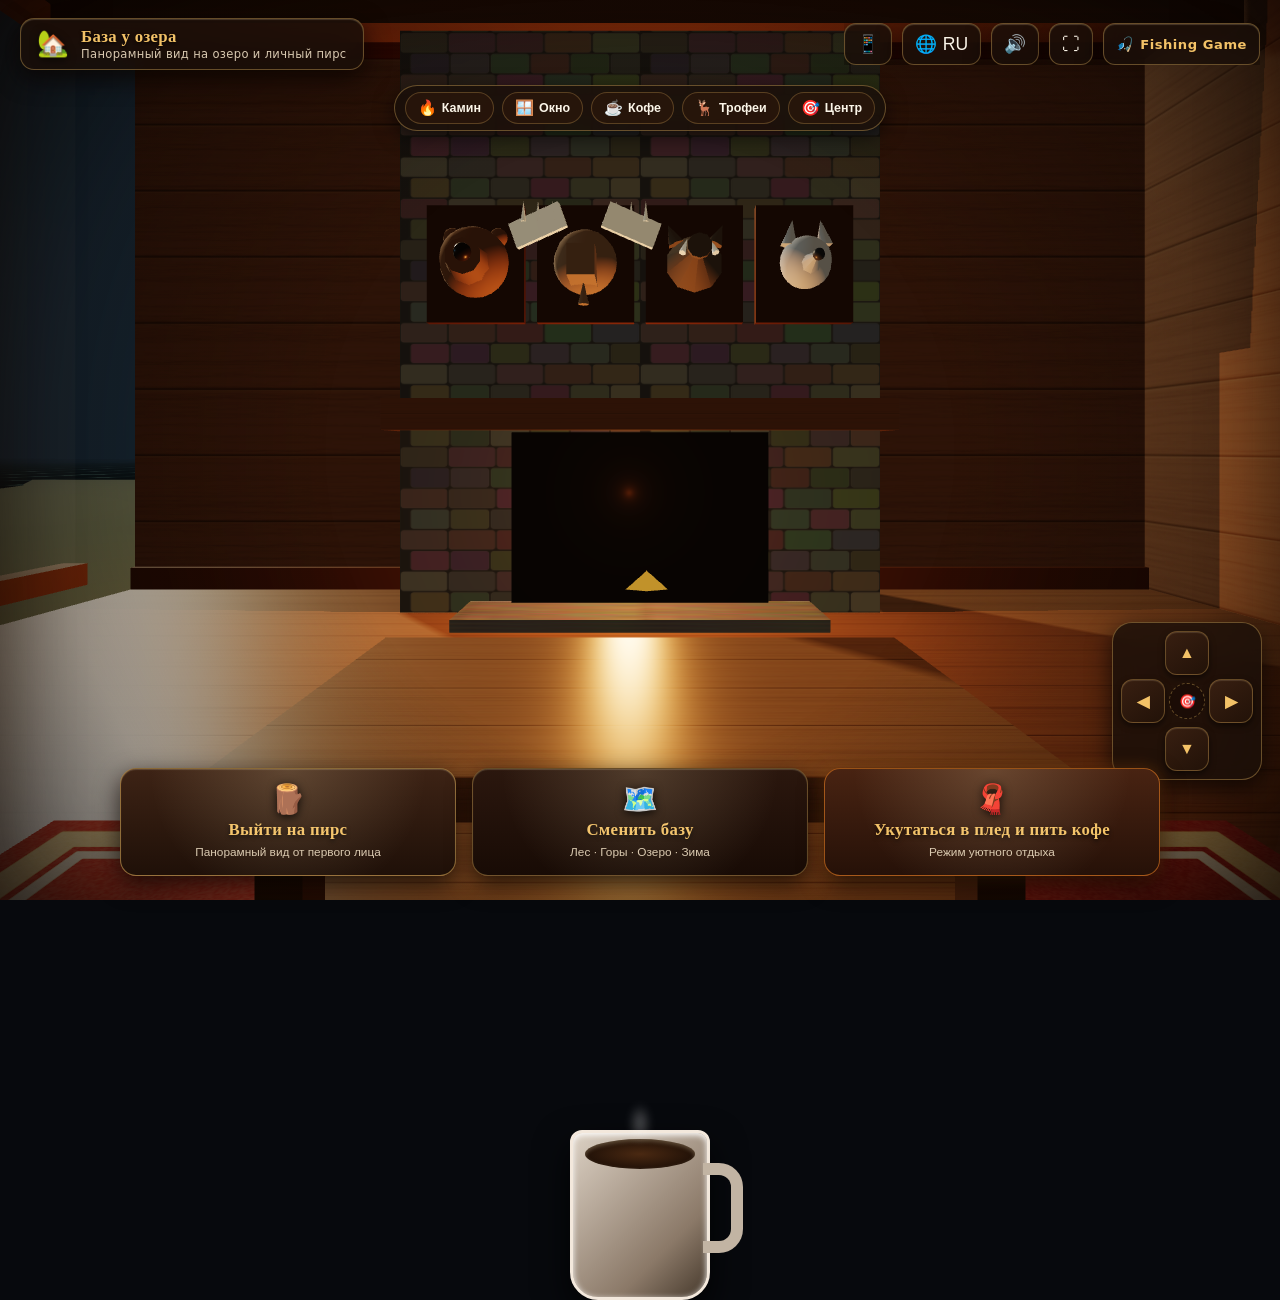
<file: cozy-lodge-game/index.html>
<!DOCTYPE html>
<html lang="en">
<head>
  <meta charset="UTF-8">
  <meta name="viewport" content="width=device-width, initial-scale=1.0, maximum-scale=1.0, user-scalable=no, viewport-fit=cover">
  <title>Cozy Lakeside Base — 3D First-Person Cabin</title>
  <meta name="description" content="Realistic 3D first-person game: cozy lakeside cabin with fireplace, mounted animal trophies, panoramic lake view, wooden pier, and relaxation blanket mode.">
  <link rel="stylesheet" href="style.css?v=mobile-ctrl-4">
  <!-- Local Three.js build with CDN fallback -->
  <script src="three.min.js"></script>
  <script>
    if (typeof THREE === 'undefined') {
      document.write('<script src="https://cdnjs.cloudflare.com/ajax/libs/three.js/r128/three.min.js"><\/script>');
    }
  </script>
</head>
<body>
  <!-- 3D WebGL Canvas Container -->
  <div id="canvas-container"></div>

  <!-- Subtle Vignette & Warm Cabin Ambient Overlay -->
  <div class="screen-vignette" id="screen-vignette"></div>

  <!-- Top Status & Audio Bar -->
  <header class="top-status-bar">
    <div class="base-badge" id="currentBaseBadge" title="Current Base Location">
      <span class="badge-icon" id="badgeIcon">🏡</span>
      <div class="badge-info">
        <span class="badge-title" id="badgeTitle">Lakeside Base</span>
        <span class="badge-sub" id="badgeSub">Panoramic Lake & Private Pier</span>
      </div>
    </div>

    <div class="top-controls">
      <button id="btnMobileControlsToggle" class="icon-btn mobile-toggle-btn" title="Мобильное управление / Mobile Controls" aria-label="Mobile Controls">
        📱
      </button>
      <button id="btnLangToggle" class="icon-btn lang-toggle-btn" title="Сменить язык / Switch Language" aria-label="Language">
        🌐 <span id="langLabel">RU</span>
      </button>
      <button id="btnAudioToggle" class="icon-btn" title="Toggle Nature & Fire Sounds" aria-label="Toggle Sounds">
        <span id="audioIcon">🔊</span>
      </button>
      <button id="btnFullscreen" class="icon-btn" title="Toggle Fullscreen" aria-label="Fullscreen">
        ⛶
      </button>
      <a href="../index.html" class="icon-btn back-to-game-btn" title="Return to Main Fishing Game">
        🎣 <span class="btn-text">Fishing Game</span>
      </a>
    </div>
  </header>

  <!-- Look / Navigation Hint Overlay -->
  <div class="look-hint" id="lookHint">
    <span>🖱️ Drag to look around · Scroll to zoom</span>
  </div>

  <!-- In-Game Notice / Subtitle Banner -->
  <div class="cozy-toast" id="cozyToast" role="status" aria-live="polite"></div>

  <!-- First-Person Blanket & Lap Overlay (Realistic Wool Plaid Blanket with natural drape and folds) -->
  <div class="fp-blanket-overlay" id="fpBlanketOverlay" aria-hidden="true">
    <div class="blanket-fabric">
      <div class="blanket-folds"></div>
      <div class="blanket-fringe"></div>
    </div>
  </div>

  <!-- First-Person Coffee Sipping Hands Animation Element -->
  <div class="fp-coffee-hands" id="fpCoffeeHands" aria-hidden="true">
    <div class="hands-left"></div>
    <div class="fp-coffee-mug-held">
      <div class="mug-body">
        <div class="mug-handle"></div>
        <div class="mug-liquid"></div>
        <div class="mug-steam-fp"></div>
      </div>
    </div>
    <div class="hands-right"></div>
  </div>

  <!-- ======================================================== -->
  <!-- THE THREE MAIN BUTTONS (Displayed prominently at start) -->
  <!-- ======================================================== -->
  <nav class="main-buttons-panel" id="mainButtonsPanel" aria-label="Main Controls">
    <!-- Button 1: Go Out to the Pier -->
    <button type="button" id="btnPier" class="cabin-btn primary-btn" title="Step out onto the wooden lakeside pier">
      <span class="btn-icon">🪵</span>
      <span class="btn-label">Go Out to the Pier</span>
      <small class="btn-subtext">First-person scenic view</small>
    </button>

    <!-- Button 2: Change Base -->
    <button type="button" id="btnChangeBase" class="cabin-btn secondary-btn" title="Choose between 4 unique realistic bases">
      <span class="btn-icon">🗺️</span>
      <span class="btn-label">Change Base</span>
      <small class="btn-subtext">Forest · Mountain · Lakeside · Winter</small>
    </button>

    <!-- Button 3: Wrap Yourself in a Blanket and Drink Hot Coffee -->
    <button type="button" id="btnBlanket" class="cabin-btn warm-btn" title="Relax on the sofa with a warm blanket and hot coffee">
      <span class="btn-icon" id="blanketBtnIcon">🧣</span>
      <span class="btn-label" id="blanketBtnLabel">Wrap Yourself in a Blanket and Drink Hot Coffee</span>
      <small class="btn-subtext" id="blanketBtnSub">Cozy relaxation mode</small>
    </button>
  </nav>

  <!-- Return to Base Button (Visible when standing on the pier) -->
  <div class="pier-return-panel" id="pierReturnPanel" hidden>
    <button type="button" id="btnReturnBase" class="cabin-btn return-btn">
      <span class="btn-icon">🚪</span>
      <span class="btn-label">Return to Base</span>
      <small class="btn-subtext">Step back inside to the warm fireplace</small>
    </button>
  </div>

  <!-- Mobile On-Screen Touch Controls (Look D-pad & POI Focus buttons) -->
  <aside class="mobile-controls-panel" id="mobileControlsPanel" aria-label="Mobile Touch Controls">
    <!-- Quick Look POI Focus Bar -->
    <div class="mobile-poi-bar" id="mobilePoiBar" aria-label="Quick Look Points">
      <button type="button" class="mobile-poi-btn" id="poiFireplace" title="Камин / Fireplace">
        <span class="poi-icon">🔥</span>
        <span class="poi-label" data-poi="fire">Камин</span>
      </button>
      <button type="button" class="mobile-poi-btn" id="poiWindow" title="Окно / Lake Window">
        <span class="poi-icon">🪟</span>
        <span class="poi-label" data-poi="window">Окно</span>
      </button>
      <button type="button" class="mobile-poi-btn" id="poiCoffee" title="Кофе / Coffee Table">
        <span class="poi-icon">☕</span>
        <span class="poi-label" data-poi="coffee">Кофе</span>
      </button>
      <button type="button" class="mobile-poi-btn" id="poiTrophies" title="Трофеи / Animal Trophies">
        <span class="poi-icon">🦌</span>
        <span class="poi-label" data-poi="trophies">Трофеи</span>
      </button>
      <button type="button" class="mobile-poi-btn" id="poiRecenter" title="Центр / Recenter">
        <span class="poi-icon">🎯</span>
        <span class="poi-label" data-poi="center">Центр</span>
      </button>
    </div>

    <!-- Touch Look D-Pad (Smooth continuous thumb rotation) -->
    <div class="mobile-dpad" id="mobileDpad" aria-label="Touch Look D-Pad">
      <button type="button" class="dpad-btn dpad-up" id="dpadUp" aria-label="Look Up">▲</button>
      <div class="dpad-mid-row">
        <button type="button" class="dpad-btn dpad-left" id="dpadLeft" aria-label="Look Left">◀</button>
        <button type="button" class="dpad-center" id="dpadCenter" aria-label="Recenter">🎯</button>
        <button type="button" class="dpad-btn dpad-right" id="dpadRight" aria-label="Look Right">▶</button>
      </div>
      <button type="button" class="dpad-btn dpad-down" id="dpadDown" aria-label="Look Down">▼</button>
    </div>

    <!-- Pier Return Button (Mobile only — visible when on pier) -->
    <button type="button" class="mobile-pier-return-btn" id="mobilePierReturnBtn" hidden>
      🚪 <span>Вернуться в дом</span>
    </button>
  </aside>

  <!-- ======================================================== -->
  <!-- MODAL: BASE SELECTOR (4 Realistic Bases) -->
  <!-- ======================================================== -->
  <div class="modal-backdrop" id="modalBases" hidden aria-modal="true" role="dialog">
    <div class="modal-dialog base-selector-dialog">
      <header class="modal-header">
        <div class="modal-title-wrap">
          <h2>🗺️ Choose Your Base</h2>
          <p>Each cabin is a fully separate 3D location with unique architecture, lighting, window views, and sounds.</p>
        </div>
        <button type="button" class="modal-close-btn" id="btnCloseBases" aria-label="Close Base Menu">✕</button>
      </header>

      <div class="bases-grid" id="basesGrid">
        <!-- 1. Forest Base -->
        <article class="base-card" data-base="forest">
          <div class="base-card-preview forest-preview">
            <span class="preview-badge">🌲 Forest Cabin</span>
          </div>
          <div class="base-card-content">
            <h3>Forest Base</h3>
            <p>A wooden cabin surrounded by tall pine trees, featuring a fireplace, a soft sofa, and a view of a dense forest.</p>
            <ul class="base-features">
              <li>🔥 Classic stone hearth</li>
              <li>🌲 Dense pine tree canopy</li>
              <li>🐦 Forest birds singing</li>
            </ul>
            <button type="button" class="select-base-action-btn">Enter Forest Base</button>
          </div>
        </article>

        <!-- 2. Mountain Base -->
        <article class="base-card" data-base="mountain">
          <div class="base-card-preview mountain-preview">
            <span class="preview-badge">🏔️ Alpine Lodge</span>
          </div>
          <div class="base-card-content">
            <h3>Mountain Base</h3>
            <p>A cozy mountain lodge with huge windows, snowy mountain peaks, and a massive stone fireplace.</p>
            <ul class="base-features">
              <li>⛰️ Majestic snowy summits</li>
              <li>🪨 Heavy granite stone hearth</li>
              <li>💨 Crisp alpine mountain breeze</li>
            </ul>
            <button type="button" class="select-base-action-btn">Enter Mountain Base</button>
          </div>
        </article>

        <!-- 3. Lakeside Base (Default Starting Base) -->
        <article class="base-card active" data-base="lakeside">
          <div class="base-card-preview lakeside-preview">
            <span class="preview-badge active-tag">★ Lakeside Base</span>
          </div>
          <div class="base-card-content">
            <h3>Lakeside Base</h3>
            <p>A spacious wooden house with panoramic windows, a beautiful lake view, and its own private pier.</p>
            <ul class="base-features">
              <li>🌊 Panoramic lake view</li>
              <li>🪵 Private wooden fishing pier</li>
              <li>🦌 4 Trophy animal heads</li>
            </ul>
            <button type="button" class="select-base-action-btn">Current Base</button>
          </div>
        </article>

        <!-- 4. Winter Base -->
        <article class="base-card" data-base="winter">
          <div class="base-card-preview winter-preview">
            <span class="preview-badge">❄️ Snowy Cabin</span>
          </div>
          <div class="base-card-content">
            <h3>Winter Base</h3>
            <p>A cabin surrounded by a snowy forest, with a snowstorm outside, a warm fireplace, and cozy lighting.</p>
            <ul class="base-features">
              <li>🌨️ Live falling snowstorm outside</li>
              <li>🔥 Blazing fireplace glow</li>
              <li>☕ Ultimate cozy warmth</li>
            </ul>
            <button type="button" class="select-base-action-btn">Enter Winter Base</button>
          </div>
        </article>
      </div>
    </div>
  </div>

  <script src="game.js?v=mobile-ctrl-2"></script>
</body>
</html>
</file>
<file: cozy-lodge-game/style.css>
/* =========================================================================
   COZY LAKESIDE BASE — 3D FIRST-PERSON GAME STYLES
   Rustic luxury cabin aesthetic: rich timbers, soft amber glows, slate stone.
   ========================================================================= */

:root {
  --font-main: 'Segoe UI', system-ui, -apple-system, Roboto, Helvetica, Arial, sans-serif;
  --font-serif: Georgia, 'Times New Roman', serif;

  --c-bg: #07090d;
  --c-wood-dark: #24140b;
  --c-wood-mid: #4a2914;
  --c-wood-light: #7a4622;
  --c-gold: #f3c267;
  --c-amber: #e67e22;
  --c-amber-glow: rgba(230, 126, 34, 0.45);
  --c-cream: #fbf5e8;
  --c-cream-dim: #d8c8b0;
  --c-glass-bg: rgba(26, 15, 9, 0.82);
  --c-glass-border: rgba(243, 194, 103, 0.35);

  --shadow-warm: 0 10px 30px rgba(0, 0, 0, 0.7), 0 0 25px rgba(230, 126, 34, 0.25);
  --shadow-cabin: 0 8px 24px rgba(10, 4, 1, 0.8), inset 0 1px 1px rgba(255, 235, 190, 0.2);
}

*, *::before, *::after {
  box-sizing: border-box;
  margin: 0;
  padding: 0;
  user-select: none;
  -webkit-user-select: none;
}

html, body {
  width: 100%;
  height: 100%;
  overflow: hidden;
  background-color: var(--c-bg);
  color: var(--c-cream);
  font-family: var(--font-main);
  touch-action: none;
}

/* =========================================================================
   1. 3D WEBGL CANVAS & OVERLAYS
   ========================================================================= */
#canvas-container {
  position: absolute;
  inset: 0;
  width: 100%;
  height: 100%;
  z-index: 1;
  cursor: grab;
}

#canvas-container:active {
  cursor: grabbing;
}

.screen-vignette {
  position: absolute;
  inset: 0;
  z-index: 2;
  pointer-events: none;
  background: radial-gradient(circle at center, transparent 40%, rgba(8, 4, 2, 0.35) 75%, rgba(4, 2, 1, 0.75) 100%);
  box-shadow: inset 0 0 80px rgba(20, 10, 5, 0.4);
}

/* =========================================================================
   2. TOP STATUS & CONTROLS BAR
   ========================================================================= */
.top-status-bar {
  position: absolute;
  top: 18px;
  left: 20px;
  right: 20px;
  z-index: 10;
  display: flex;
  justify-content: space-between;
  align-items: center;
  pointer-events: none;
}

.top-status-bar > * {
  pointer-events: auto;
}

.base-badge {
  display: flex;
  align-items: center;
  gap: 12px;
  padding: 8px 16px;
  background: var(--c-glass-bg);
  border: 1px solid var(--c-glass-border);
  border-radius: 14px;
  backdrop-filter: blur(14px);
  box-shadow: var(--shadow-cabin);
  transition: transform 0.2s ease, border-color 0.2s ease;
  min-width: 0;
  overflow: hidden;
}

.badge-icon {
  font-size: 1.6rem;
  line-height: 1;
  filter: drop-shadow(0 2px 4px rgba(0, 0, 0, 0.6));
}

.badge-info {
  display: flex;
  flex-direction: column;
}

.badge-title {
  font-family: var(--font-serif);
  font-size: 1.05rem;
  font-weight: 700;
  color: var(--c-gold);
  letter-spacing: 0.02em;
  text-shadow: 0 1px 3px rgba(0, 0, 0, 0.8);
}

.badge-sub {
  font-size: 0.72rem;
  color: var(--c-cream-dim);
  letter-spacing: 0.03em;
}

.top-controls {
  display: flex;
  align-items: center;
  gap: 10px;
  flex-shrink: 0;
  /* Скрытый скроллбар — работает везде */
  overflow-x: auto;
  scrollbar-width: none;        /* Firefox */
  -ms-overflow-style: none;     /* IE/Edge */
}

.top-controls::-webkit-scrollbar {
  display: none;                /* Chrome/Safari */
}

/* Не даём кнопкам сжиматься при прокрутке */
.top-controls > * {
  flex-shrink: 0;
}

.icon-btn {
  display: inline-flex;
  align-items: center;
  justify-content: center;
  gap: 6px;
  min-width: 42px;
  height: 42px;
  padding: 0 12px;
  background: var(--c-glass-bg);
  border: 1px solid var(--c-glass-border);
  border-radius: 12px;
  color: var(--c-cream);
  font-size: 1.1rem;
  cursor: pointer;
  backdrop-filter: blur(14px);
  box-shadow: var(--shadow-cabin);
  transition: all 0.2s ease;
}

.icon-btn:hover {
  background: rgba(65, 34, 18, 0.9);
  border-color: var(--c-gold);
  transform: translateY(-2px);
  box-shadow: 0 8px 20px rgba(0, 0, 0, 0.6), 0 0 12px rgba(243, 194, 103, 0.3);
}

.icon-btn:active {
  transform: translateY(0);
}

.back-to-game-btn {
  text-decoration: none;
  font-size: 0.88rem;
  font-weight: 700;
  color: var(--c-gold);
}

.back-to-game-btn .btn-text {
  font-size: 0.82rem;
  letter-spacing: 0.04em;
}

/* =========================================================================
   3. LOOK / CONTROLS HINT & TOAST
   ========================================================================= */
.look-hint {
  position: absolute;
  top: 80px;
  left: 50%;
  transform: translateX(-50%);
  z-index: 8;
  padding: 6px 16px;
  border-radius: 20px;
  background: rgba(18, 9, 4, 0.75);
  border: 1px solid rgba(243, 194, 103, 0.25);
  backdrop-filter: blur(8px);
  color: var(--c-cream-dim);
  font-size: 0.78rem;
  letter-spacing: 0.04em;
  pointer-events: none;
  opacity: 0.85;
  transition: opacity 0.5s ease;
}

.look-hint.fade-out {
  opacity: 0;
}

.cozy-toast {
  position: absolute;
  top: 120px;
  left: 50%;
  transform: translateX(-50%) translateY(-10px);
  z-index: 15;
  padding: 10px 24px;
  background: linear-gradient(135deg, rgba(54, 28, 14, 0.95), rgba(28, 14, 7, 0.95));
  border: 1.5px solid var(--c-gold);
  border-radius: 24px;
  color: var(--c-cream);
  font-family: var(--font-serif);
  font-size: 0.98rem;
  font-weight: 600;
  box-shadow: var(--shadow-warm);
  pointer-events: none;
  opacity: 0;
  transition: opacity 0.35s ease, transform 0.35s ease;
  text-align: center;
  max-width: 90vw;
}

.cozy-toast.show {
  opacity: 1;
  transform: translateX(-50%) translateY(0);
}

/* =========================================================================
   4. THE THREE MAIN BUTTONS (PROMINENT CABIN DESIGN)
   ========================================================================= */
.main-buttons-panel {
  position: absolute;
  bottom: 24px;
  left: 50%;
  transform: translateX(-50%);
  z-index: 10;
  display: flex;
  align-items: stretch;
  justify-content: center;
  gap: 16px;
  width: min(1040px, calc(100vw - 32px));
  pointer-events: none;
}

.main-buttons-panel > * {
  pointer-events: auto;
}

.cabin-btn {
  flex: 1;
  min-width: 0;
  display: flex;
  flex-direction: column;
  align-items: center;
  justify-content: center;
  padding: 16px 20px;
  border-radius: 16px;
  background: linear-gradient(180deg, #381f12 0%, #201007 100%);
  border: 1.5px solid rgba(243, 194, 103, 0.4);
  color: var(--c-cream);
  cursor: pointer;
  box-shadow: var(--shadow-cabin);
  backdrop-filter: blur(14px);
  transition: all 0.25s cubic-bezier(0.16, 1, 0.3, 1);
  text-align: center;
  position: relative;
  overflow: hidden;
}

.cabin-btn::before {
  content: "";
  position: absolute;
  inset: 0;
  background: radial-gradient(circle at 50% 0%, rgba(255, 230, 180, 0.18), transparent 70%);
  pointer-events: none;
}

.cabin-btn:hover {
  transform: translateY(-5px);
  border-color: var(--c-gold);
  box-shadow: 0 14px 34px rgba(0, 0, 0, 0.8), 0 0 20px rgba(230, 126, 34, 0.4);
  background: linear-gradient(180deg, #4d2b19 0%, #29150a 100%);
}

.cabin-btn:active {
  transform: translateY(-1px) scale(0.985);
  box-shadow: 0 6px 18px rgba(0, 0, 0, 0.8);
}

.cabin-btn .btn-icon {
  font-size: 1.8rem;
  line-height: 1;
  margin-bottom: 6px;
  filter: drop-shadow(0 2px 5px rgba(0, 0, 0, 0.8));
  transition: transform 0.2s ease;
}

.cabin-btn:hover .btn-icon {
  transform: scale(1.14);
}

.cabin-btn .btn-label {
  font-family: var(--font-serif);
  font-size: 1.05rem;
  font-weight: 700;
  color: var(--c-gold);
  line-height: 1.25;
  letter-spacing: 0.02em;
  text-shadow: 0 2px 4px rgba(0, 0, 0, 0.9);
}

.cabin-btn .btn-subtext {
  display: block;
  font-size: 0.74rem;
  color: var(--c-cream-dim);
  margin-top: 4px;
  line-height: 1.2;
}

/* Specialized variations of the 3 buttons */
.primary-btn {
  background: linear-gradient(180deg, #3d2315 0%, #1f1008 100%);
  border-color: rgba(243, 194, 103, 0.5);
}

.secondary-btn {
  background: linear-gradient(180deg, #2b170e 0%, #180b05 100%);
  border-color: rgba(243, 194, 103, 0.35);
}

.warm-btn {
  background: linear-gradient(180deg, #482312 0%, #261108 100%);
  border-color: rgba(230, 126, 34, 0.6);
  box-shadow: 0 8px 24px rgba(10, 4, 1, 0.8), 0 0 16px rgba(230, 126, 34, 0.3);
}

.warm-btn:hover {
  border-color: #ff9f43;
  box-shadow: 0 14px 34px rgba(0, 0, 0, 0.8), 0 0 26px rgba(230, 126, 34, 0.55);
}

.warm-btn.active-blanket {
  background: linear-gradient(180deg, #1d4d3a 0%, #0d261c 100%);
  border-color: #2ecc71;
  box-shadow: 0 8px 24px rgba(0, 0, 0, 0.8), 0 0 18px rgba(46, 204, 113, 0.45);
}

.warm-btn.active-blanket:hover {
  background: linear-gradient(180deg, #256149 0%, #113124 100%);
  border-color: #55efc4;
}

.warm-btn.active-blanket .btn-label {
  color: #a8ffdb;
}

/* =========================================================================
   5. PIER RETURN BUTTON (VISIBLE ON PIER)
   ========================================================================= */
.pier-return-panel {
  position: absolute;
  bottom: 30px;
  left: 50%;
  transform: translateX(-50%);
  z-index: 20;
  pointer-events: auto;
}

.pier-return-panel[hidden] {
  display: none !important;
}

.return-btn {
  min-width: 320px;
  padding: 16px 32px;
  background: linear-gradient(180deg, #442211 0%, #200f07 100%);
  border: 2px solid var(--c-gold);
  border-radius: 18px;
  box-shadow: var(--shadow-warm);
}

.return-btn:hover {
  border-color: #ffe6a6;
  transform: translateY(-4px);
}

/* =========================================================================
   6. FIRST-PERSON BLANKET OVERLAY (REALISTIC TEXTURE & LAP DRAPE)
   ========================================================================= */
.fp-blanket-overlay {
  position: absolute;
  left: 0;
  right: 0;
  bottom: 0;
  height: 48vh;
  min-height: 280px;
  z-index: 5;
  pointer-events: none;
  opacity: 0;
  transform: translateY(120px) scale(0.96);
  transition: opacity 0.85s cubic-bezier(0.16, 1, 0.3, 1), transform 0.85s cubic-bezier(0.16, 1, 0.3, 1);
  overflow: hidden;
}

.fp-blanket-overlay.active {
  opacity: 1;
  transform: translateY(0) scale(1);
}

.blanket-fabric {
  position: absolute;
  inset: 0;
  /* Luxurious red/warm-gold tartan plaid with fabric weave */
  background:
    repeating-linear-gradient(0deg, rgba(0, 0, 0, 0.22) 0px, rgba(0, 0, 0, 0.22) 16px, transparent 16px, transparent 32px),
    repeating-linear-gradient(90deg, rgba(0, 0, 0, 0.22) 0px, rgba(0, 0, 0, 0.22) 16px, transparent 16px, transparent 32px),
    linear-gradient(135deg, #741b1b 0%, #9e2a2b 30%, #541313 70%, #3a0d0d 100%);
  border-top: 3px solid rgba(243, 194, 103, 0.6);
  border-radius: 40px 40px 0 0;
  box-shadow: inset 0 20px 40px rgba(0, 0, 0, 0.6), 0 -12px 35px rgba(0, 0, 0, 0.7);
}

.blanket-folds {
  position: absolute;
  inset: 0;
  background:
    radial-gradient(ellipse at 25% 40%, rgba(255, 255, 255, 0.12), transparent 45%),
    radial-gradient(ellipse at 75% 40%, rgba(255, 255, 255, 0.12), transparent 45%),
    radial-gradient(ellipse at 50% 80%, rgba(0, 0, 0, 0.45), transparent 60%),
    linear-gradient(90deg, rgba(0,0,0,0.5) 0%, transparent 15%, rgba(0,0,0,0.3) 35%, transparent 50%, rgba(0,0,0,0.3) 65%, transparent 85%, rgba(0,0,0,0.5) 100%);
  pointer-events: none;
}

.blanket-fringe {
  position: absolute;
  top: -12px;
  left: 20px;
  right: 20px;
  height: 12px;
  background: repeating-linear-gradient(90deg, #f3c267 0 4px, transparent 4px 8px, #9e2a2b 8px 12px, transparent 12px 16px);
  filter: drop-shadow(0 -2px 3px rgba(0,0,0,0.4));
}

/* =========================================================================
   7. FIRST-PERSON COFFEE DRINKING ANIMATION
   ========================================================================= */
.fp-coffee-hands {
  position: absolute;
  bottom: -400px;
  left: 50%;
  transform: translateX(-50%);
  z-index: 6;
  pointer-events: none;
  display: flex;
  align-items: flex-end;
  justify-content: center;
  gap: 20px;
  transition: transform 1.2s cubic-bezier(0.2, 0.8, 0.2, 1);
}

.fp-coffee-hands.sipping {
  animation: sipAnimation 4.2s ease-in-out forwards;
}

@keyframes sipAnimation {
  0% {
    transform: translateX(-50%) translateY(0);
    opacity: 0;
  }
  15% {
    transform: translateX(-50%) translateY(-260px) scale(1.05);
    opacity: 1;
  }
  45% {
    transform: translateX(-50%) translateY(-330px) scale(1.22);
    opacity: 1;
  }
  75% {
    transform: translateX(-50%) translateY(-330px) scale(1.22);
    opacity: 1;
  }
  90% {
    transform: translateX(-50%) translateY(-220px) scale(1.02);
    opacity: 0.8;
  }
  100% {
    transform: translateX(-50%) translateY(100px);
    opacity: 0;
  }
}

.fp-coffee-mug-held {
  position: relative;
  width: 140px;
  height: 170px;
  background: linear-gradient(135deg, #dcd1c4, #8b7968 70%, #46392c);
  border-radius: 12px 12px 28px 28px;
  border: 3px solid #f3e8dc;
  box-shadow: 0 15px 35px rgba(0, 0, 0, 0.8), inset 0 2px 6px #fff;
}

.fp-coffee-mug-held .mug-body {
  width: 100%;
  height: 100%;
  position: relative;
}

.fp-coffee-mug-held .mug-handle {
  position: absolute;
  right: -36px;
  top: 30px;
  width: 40px;
  height: 90px;
  border: 12px solid #c2b4a3;
  border-left: none;
  border-radius: 0 24px 24px 0;
}

.fp-coffee-mug-held .mug-liquid {
  position: absolute;
  top: 6px;
  left: 12px;
  right: 12px;
  height: 30px;
  border-radius: 50%;
  background: radial-gradient(ellipse at 50% 50%, #4a2912 0%, #1c0e06 80%);
  box-shadow: inset 0 2px 4px rgba(255, 230, 180, 0.3);
}

.mug-steam-fp {
  position: absolute;
  top: -30px;
  left: 50%;
  transform: translateX(-50%);
  width: 20px;
  height: 40px;
  background: radial-gradient(ellipse at center, rgba(255, 255, 255, 0.35) 0%, transparent 70%);
  filter: blur(5px);
  animation: steamRise 2s infinite ease-out;
}

@keyframes steamRise {
  0% {
    opacity: 0;
    transform: translateX(-50%) translateY(0) scale(0.6);
  }
  50% {
    opacity: 0.6;
    transform: translateX(-40%) translateY(-25px) scale(1.1);
  }
  100% {
    opacity: 0;
    transform: translateX(-60%) translateY(-55px) scale(1.6);
  }
}

/* =========================================================================
   8. BASE SELECTOR MODAL
   ========================================================================= */
.modal-backdrop {
  position: fixed;
  inset: 0;
  z-index: 100;
  background: rgba(8, 4, 2, 0.82);
  backdrop-filter: blur(16px);
  display: flex;
  align-items: center;
  justify-content: center;
  padding: 20px;
  opacity: 1;
  transition: opacity 0.3s ease;
}

.modal-backdrop[hidden] {
  display: none !important;
}

.modal-dialog {
  width: min(980px, 96vw);
  max-height: 90vh;
  display: flex;
  flex-direction: column;
  background: linear-gradient(180deg, #24140b 0%, #150a04 100%);
  border: 2px solid var(--c-gold);
  border-radius: 24px;
  box-shadow: var(--shadow-warm), 0 0 100px rgba(0, 0, 0, 0.9);
  overflow: hidden;
}

.modal-header {
  display: flex;
  justify-content: space-between;
  align-items: flex-start;
  padding: 24px 28px 16px;
  border-bottom: 1px solid rgba(243, 194, 103, 0.25);
  background: rgba(18, 9, 4, 0.6);
}

.modal-title-wrap h2 {
  font-family: var(--font-serif);
  font-size: 1.55rem;
  color: var(--c-gold);
  letter-spacing: 0.02em;
  text-shadow: 0 2px 4px rgba(0, 0, 0, 0.8);
}

.modal-title-wrap p {
  font-size: 0.84rem;
  color: var(--c-cream-dim);
  margin-top: 4px;
}

.modal-close-btn {
  width: 38px;
  height: 38px;
  border-radius: 50%;
  border: 1px solid rgba(243, 194, 103, 0.35);
  background: rgba(50, 25, 12, 0.85);
  color: var(--c-cream);
  font-size: 1.2rem;
  cursor: pointer;
  display: grid;
  place-items: center;
  transition: all 0.2s ease;
}

.modal-close-btn:hover {
  background: #a93226;
  border-color: #e74c3c;
  transform: rotate(90deg);
}

.bases-grid {
  display: grid;
  grid-template-columns: repeat(auto-fit, minmax(220px, 1fr));
  gap: 16px;
  padding: 24px 28px;
  overflow-y: auto;
}

.base-card {
  display: flex;
  flex-direction: column;
  background: rgba(45, 23, 12, 0.7);
  border: 1.5px solid rgba(243, 194, 103, 0.3);
  border-radius: 18px;
  overflow: hidden;
  cursor: pointer;
  transition: all 0.25s cubic-bezier(0.16, 1, 0.3, 1);
}

.base-card:hover {
  transform: translateY(-6px);
  border-color: var(--c-gold);
  box-shadow: 0 12px 28px rgba(0, 0, 0, 0.8), 0 0 18px rgba(230, 126, 34, 0.4);
  background: rgba(65, 33, 17, 0.85);
}

.base-card.active {
  border-color: #2ecc71;
  box-shadow: 0 0 22px rgba(46, 204, 113, 0.45);
  background: rgba(26, 45, 30, 0.8);
}

.base-card-preview {
  height: 120px;
  position: relative;
  display: flex;
  align-items: flex-end;
  padding: 10px;
  background-size: cover;
  background-position: center;
}

.forest-preview {
  background: linear-gradient(180deg, #162b1a, #0b1a0e);
}

.mountain-preview {
  background: linear-gradient(180deg, #2b3a4a, #15222d);
}

.lakeside-preview {
  background: linear-gradient(180deg, #1b3d4f, #0d222e);
}

.winter-preview {
  background: linear-gradient(180deg, #445668, #202b36);
}

.preview-badge {
  font-size: 0.76rem;
  font-weight: 700;
  padding: 4px 10px;
  border-radius: 12px;
  background: rgba(10, 5, 2, 0.85);
  border: 1px solid rgba(255, 255, 255, 0.2);
  color: #fff;
  backdrop-filter: blur(6px);
}

.preview-badge.active-tag {
  background: rgba(22, 60, 36, 0.9);
  border-color: #2ecc71;
  color: #a8ffdb;
}

.base-card-content {
  padding: 16px;
  display: flex;
  flex-direction: column;
  flex: 1;
}

.base-card-content h3 {
  font-family: var(--font-serif);
  font-size: 1.15rem;
  color: var(--c-gold);
  margin-bottom: 6px;
}

.base-card-content p {
  font-size: 0.78rem;
  color: var(--c-cream-dim);
  line-height: 1.35;
  margin-bottom: 12px;
}

.base-features {
  list-style: none;
  font-size: 0.72rem;
  color: #dfceb8;
  display: flex;
  flex-direction: column;
  gap: 4px;
  margin-bottom: 16px;
}

.select-base-action-btn {
  margin-top: auto;
  padding: 9px 14px;
  border-radius: 10px;
  border: 1px solid rgba(243, 194, 103, 0.4);
  background: linear-gradient(180deg, #4d2b17, #2d180b);
  color: var(--c-cream);
  font-weight: 700;
  font-size: 0.8rem;
  cursor: pointer;
  transition: all 0.2s ease;
}

.base-card:hover .select-base-action-btn {
  background: linear-gradient(180deg, #6c3b1e, #3a1e0e);
  border-color: var(--c-gold);
}

.base-card.active .select-base-action-btn {
  background: linear-gradient(180deg, #1b533b, #0d3021);
  border-color: #2ecc71;
  color: #a8ffdb;
}

/* =========================================================================
   9. MOBILE & TABLET RESPONSIVENESS
   ========================================================================= */
@media (max-width: 900px) {
  .main-buttons-panel {
    gap: 10px;
    width: calc(100vw - 20px);
    bottom: 16px;
  }

  .cabin-btn {
    padding: 12px 10px;
    border-radius: 14px;
  }

  .cabin-btn .btn-icon {
    font-size: 1.5rem;
    margin-bottom: 3px;
  }

  .cabin-btn .btn-label {
    font-size: 0.88rem;
  }

  .cabin-btn .btn-subtext {
    font-size: 0.66rem;
  }

  .top-status-bar {
    top: 12px;
    left: 12px;
    right: 12px;
  }

  .base-badge {
    padding: 6px 12px;
  }

  .badge-title {
    font-size: 0.92rem;
  }

  .badge-sub {
    font-size: 0.65rem;
  }

  .back-to-game-btn .btn-text {
    display: none;
  }
}

/* --- 480px: кнопки уменьшаются, бейдж сжимается --- */
@media (max-width: 480px) {
  .top-status-bar {
    top: 8px;
    left: 8px;
    right: 8px;
    gap: 6px;
    /* Вся панель становится прокручиваемой строкой */
    flex-wrap: nowrap;
    overflow: visible;
  }

  .top-controls {
    gap: 5px;
    /* Прокрутка кнопок свайпом */
    overflow-x: auto;
    max-width: calc(100vw - 100px); /* оставить место для бейджа */
    padding-bottom: 2px; /* избегаем обрезки тени */
  }

  .icon-btn {
    min-width: 36px;
    height: 36px;
    padding: 0 8px;
    font-size: 0.95rem;
    border-radius: 10px;
    gap: 4px;
  }

  /* Скрываем подзаголовок бейджа и уменьшаем его */
  .base-badge {
    padding: 5px 8px;
    gap: 7px;
    min-width: 0;
    flex-shrink: 1;
    overflow: hidden;
  }

  .badge-icon {
    font-size: 1.3rem;
    flex-shrink: 0;
  }

  .badge-sub {
    display: none;
  }

  .badge-title {
    font-size: 0.8rem;
    white-space: nowrap;
    overflow: hidden;
    text-overflow: ellipsis;
    max-width: 110px;
  }

  .back-to-game-btn .btn-text {
    display: none;
  }
}

/* --- 380px: самые маленькие экраны — прячем бейдж-текст полностью --- */
@media (max-width: 380px) {
  .badge-info {
    display: none;
  }

  .base-badge {
    padding: 5px 8px;
  }

  .icon-btn {
    min-width: 32px;
    height: 32px;
    padding: 0 6px;
    font-size: 0.88rem;
  }

  .top-controls {
    gap: 4px;
    max-width: calc(100vw - 72px);
  }
}

@media (max-width: 600px) {
  .main-buttons-panel {
    flex-direction: column;
    width: calc(100vw - 24px);
    bottom: 12px;
    gap: 8px;
  }

  .cabin-btn {
    flex-direction: row;
    gap: 12px;
    padding: 10px 14px;
    text-align: left;
    justify-content: flex-start;
  }

  .cabin-btn .btn-icon {
    margin-bottom: 0;
    font-size: 1.5rem;
  }

  .cabin-btn .btn-label {
    font-size: 0.9rem;
  }

  .cabin-btn .btn-subtext {
    margin-top: 1px;
    font-size: 0.65rem;
  }

  .fp-blanket-overlay {
    height: 42vh;
  }

  .look-hint {
    top: 70px;
    font-size: 0.72rem;
  }
}

/* =========================================================================
   10. MOBILE ON-SCREEN TOUCH CONTROLS (D-PAD & POI BAR)
   ========================================================================= */
.mobile-controls-panel {
  position: absolute;
  inset: 0;
  z-index: 9;
  pointer-events: none;
  display: flex;
  flex-direction: column;
  justify-content: space-between;
  padding: 85px 16px 20px;
  transition: opacity 0.3s ease, visibility 0.3s ease;
}

.mobile-controls-panel.hidden {
  opacity: 0;
  visibility: hidden;
  pointer-events: none;
}

/* Quick Look POI Focus Bar */
.mobile-poi-bar {
  display: flex;
  justify-content: center;
  align-items: center;
  gap: 8px;
  pointer-events: auto;
  align-self: center;
  padding: 6px 10px;
  background: var(--c-glass-bg);
  border: 1px solid var(--c-glass-border);
  border-radius: 99px;
  backdrop-filter: blur(12px);
  box-shadow: 0 6px 20px rgba(0, 0, 0, 0.6);
  max-width: 100%;
  overflow-x: auto;
}

.mobile-poi-btn {
  display: inline-flex;
  align-items: center;
  gap: 5px;
  padding: 6px 12px;
  background: rgba(45, 23, 12, 0.65);
  border: 1px solid rgba(243, 194, 103, 0.25);
  border-radius: 99px;
  color: var(--c-cream);
  font-size: 0.78rem;
  font-weight: 700;
  cursor: pointer;
  transition: all 0.2s ease;
  touch-action: manipulation;
  white-space: nowrap;
}

.mobile-poi-btn:active, .mobile-poi-btn.active {
  background: linear-gradient(135deg, rgba(230, 126, 34, 0.7), rgba(122, 70, 34, 0.8));
  border-color: var(--c-gold);
  transform: scale(0.94);
  box-shadow: 0 0 12px var(--c-amber-glow);
}

.mobile-poi-btn .poi-icon {
  font-size: 0.95rem;
}

/* Touch Look D-Pad */
.mobile-dpad {
  position: absolute;
  right: 18px;
  bottom: 120px;
  pointer-events: auto;
  display: flex;
  flex-direction: column;
  align-items: center;
  gap: 4px;
  padding: 8px;
  background: var(--c-glass-bg);
  border: 1px solid var(--c-glass-border);
  border-radius: 20px;
  backdrop-filter: blur(14px);
  box-shadow: 0 8px 24px rgba(0, 0, 0, 0.7);
  touch-action: none;
}

.dpad-mid-row {
  display: flex;
  align-items: center;
  gap: 4px;
}

.dpad-btn {
  width: 44px;
  height: 44px;
  display: flex;
  align-items: center;
  justify-content: center;
  background: linear-gradient(145deg, #381f11, #221208);
  border: 1px solid rgba(243, 194, 103, 0.3);
  border-radius: 12px;
  color: var(--c-gold);
  font-size: 1rem;
  font-weight: 900;
  cursor: pointer;
  box-shadow: inset 0 1px 1px rgba(255, 235, 190, 0.15), 0 3px 6px rgba(0, 0, 0, 0.5);
  transition: all 0.1s ease;
  user-select: none;
  -webkit-user-select: none;
}

.dpad-btn:active, .dpad-btn.pressed {
  background: linear-gradient(145deg, #d35400, #7a4622);
  border-color: var(--c-gold);
  color: #fff;
  transform: scale(0.92);
  box-shadow: 0 0 14px var(--c-amber-glow);
}

.dpad-center {
  width: 36px;
  height: 36px;
  display: flex;
  align-items: center;
  justify-content: center;
  background: rgba(26, 14, 7, 0.85);
  border: 1px dashed rgba(243, 194, 103, 0.35);
  border-radius: 50%;
  color: var(--c-gold);
  font-size: 0.85rem;
  cursor: pointer;
  transition: all 0.15s ease;
}

.dpad-center:active {
  transform: scale(0.9);
  background: rgba(230, 126, 34, 0.5);
  border-style: solid;
  border-color: var(--c-gold);
}

/* Mobile Pier Return Button — appears bottom-center when on pier */
.mobile-pier-return-btn {
  position: absolute;
  bottom: 24px;
  left: 50%;
  transform: translateX(-50%);
  pointer-events: auto;
  display: flex;
  align-items: center;
  gap: 8px;
  padding: 14px 32px;
  background: linear-gradient(180deg, #5a2d12 0%, #2a1005 100%);
  border: 2px solid var(--c-gold);
  border-radius: 20px;
  color: var(--c-cream);
  font-size: 1rem;
  font-weight: 800;
  cursor: pointer;
  box-shadow: 0 6px 24px rgba(0,0,0,0.75), 0 0 16px rgba(243,194,103,0.25);
  touch-action: manipulation;
  white-space: nowrap;
  z-index: 25;
  transition: transform 0.15s ease, box-shadow 0.15s ease;
}

.mobile-pier-return-btn:active {
  transform: translateX(-50%) scale(0.95);
  box-shadow: 0 2px 12px rgba(0,0,0,0.6), 0 0 20px rgba(243,194,103,0.4);
}

.mobile-pier-return-btn[hidden] {
  display: none !important;
}

@media (max-width: 600px) {
  .mobile-controls-panel {
    padding: 68px 10px 10px;
  }

  .mobile-poi-bar {
    gap: 4px;
    padding: 4px 6px;
  }

  .mobile-poi-btn {
    padding: 5px 9px;
    font-size: 0.7rem;
  }

  .mobile-dpad {
    right: 12px;
    bottom: 185px;
    transform: scale(0.9);
    transform-origin: bottom right;
  }
}
</file>
